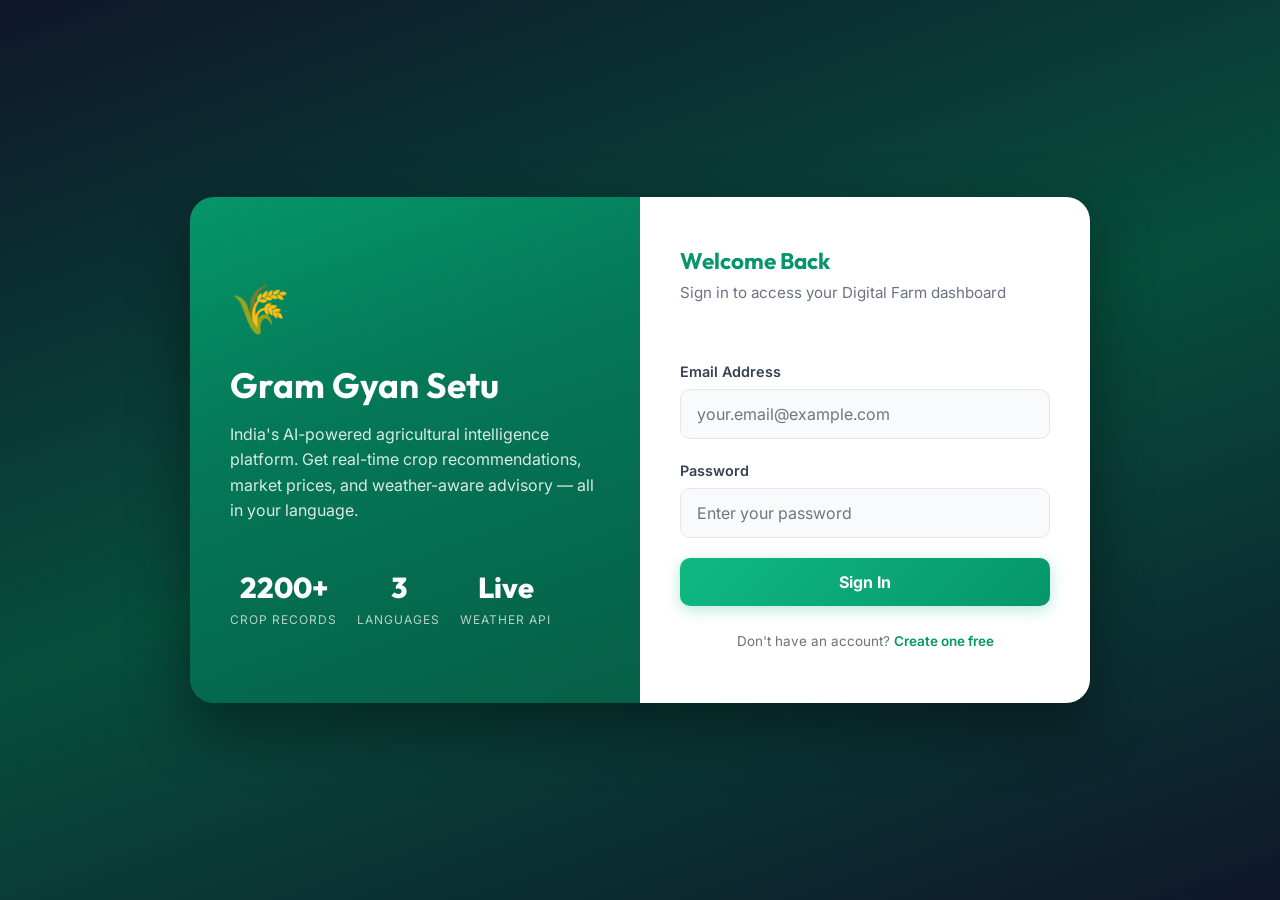
<file: static/index.html>
<!DOCTYPE html>
<html lang="en">
<head>
    <meta charset="UTF-8">
    <meta name="viewport" content="width=device-width, initial-scale=1.0">
    <title>Gram Gyan Setu — AI Agricultural Intelligence Platform</title>
    <meta name="description" content="Gram Gyan Setu: India's AI-powered agricultural platform with crop recommendations, market prices, weather advisory, and more — in your language.">
    <link rel="stylesheet" href="style.css">
</head>
<body>
    <!-- ═══ Top Header ═══ -->
    <header class="top-header">
        <span class="lang-label" data-i18n="langLabel">🌐 Language:</span>
        <select id="langToggle" class="lang-select">
            <option value="en">English</option>
            <option value="hi">हिंदी (Hindi)</option>
            <option value="mr">मराठी (Marathi)</option>
        </select>
    </header>

    <!-- ═══ Main Layout ═══ -->
    <div class="dashboard-layout">

        <!-- ── Sidebar Navigation ── -->
        <aside class="sidebar">
            <div>
                <div class="logo-section">
                    <h2>🌾 <span data-i18n="appName">Gram Gyan Setu</span> <span class="app-badge">AI</span></h2>
                </div>
                <ul class="nav-links" id="mainNav">
                    <li class="active" data-target="dashboard">
                        <span class="nav-icon">🏠</span>
                        <span data-i18n="navDashboard">Digital Farm View</span>
                    </li>
                    <li data-target="agri-advice">
                        <span class="nav-icon">📖</span>
                        <span data-i18n="navAdvisory">Smart Advisory</span>
                    </li>
                    <li data-target="pesticide">
                        <span class="nav-icon">🧪</span>
                        <span data-i18n="navPesticide">Pesticide Score</span>
                    </li>
                    <li data-target="vision">
                        <span class="nav-icon">📸</span>
                        <span>Crop Disease AI</span>
                    </li>
                    <li data-target="subsidy">
                        <span class="nav-icon">🏦</span>
                        <span>Govt. Subsidies</span>
                    </li>
                    <li data-target="livelihood">
                        <span class="nav-icon">💼</span>
                        <span data-i18n="navMarket">Marketplace</span>
                    </li>
                    <li data-target="education">
                        <span class="nav-icon">🎓</span>
                        <span data-i18n="navEducation">Education Hub</span>
                    </li>
                    <li data-target="profile">
                        <span class="nav-icon">👤</span>
                        <span data-i18n="navProfile">Profile</span>
                    </li>
                </ul>
            </div>
            <div class="sidebar-footer">
                <button class="btn btn-danger" id="logoutBtn" style="width:100%;" data-i18n="logout">Logout</button>
            </div>
        </aside>

        <!-- ══ Main Content ══ -->
        <main class="main-content">

            <!-- Hero Banner -->
            <div class="header-banner">
                <h1 id="welcomeUser">Welcome to Gram Gyan Setu</h1>
                <p data-i18n="welcomeSub">AI-powered agricultural intelligence for every farmer.</p>
                <div class="feature-badges">
                    <span class="feature-badge">🤖 ML Crop Engine</span>
                    <span class="feature-badge">🌤 Live Weather</span>
                    <span class="feature-badge">🎙 Voice Assistant</span>
                    <span class="feature-badge">📊 Market Data</span>
                    <span class="feature-badge">🌍 3 Languages</span>
                </div>
            </div>

            <!-- ═══ VIEW: Digital Farm Dashboard ═══ -->
            <div id="view-dashboard" class="content-view">
                <div class="map-view">
                    <div>
                        <h2 data-i18n="droneView">Digital Agriculture Drone View</h2>
                        <p data-i18n="droneSub"><strong>Crop:</strong> Wheat &nbsp;|&nbsp; <strong>Harvest:</strong> May 01, 2024</p>
                    </div>
                    <div class="plot-badge" data-i18n="plotArea">📍 Plot C4 (Needs Watering)</div>
                </div>

                <h2 class="section-title" data-i18n="overviewStats">
                    <span class="title-icon">📊</span> Overview Statistics
                </h2>
                <div class="widget-grid" id="farmStatsWidget">
                    <div class="widget">
                        <h3 data-i18n="statInsect">🐛 Insect Level</h3>
                        <div class="val" id="valInsect">--%</div>
                    </div>
                    <div class="widget">
                        <h3 data-i18n="statWater">💧 Soil Moisture</h3>
                        <div class="val" id="valWater">--%</div>
                    </div>
                    <div class="widget">
                        <h3 data-i18n="statClay">🪨 Clay Level</h3>
                        <div class="val" id="valClay">--%</div>
                    </div>
                    <div class="widget">
                        <h3 data-i18n="statWeather">🌤️ Weather</h3>
                        <div class="val" id="valWeather" style="font-size:1.4rem;margin-top:14px;">--</div>
                    </div>
                </div>

                <h2 class="section-title" data-i18n="todayPriority">
                    <span class="title-icon">⚡</span> Today's Insights
                </h2>
                <div id="insightsContainer"></div>

                <h2 class="section-title" style="margin-top:28px;">
                    <span class="title-icon">📰</span> Advisories
                </h2>
                <div class="grid-2" id="advisoryContainer"></div>
            </div>

            <!-- ═══ VIEW: Smart Advisory ═══ -->
            <div id="view-agri-advice" class="content-view hidden">
                <h2 class="section-title" data-i18n="advTitle">
                    <span class="title-icon">📖</span> Smart Agriculture Advisory
                </h2>
                <p style="color:var(--text-secondary);margin-bottom:20px;" data-i18n="advDesc">AI-powered advisory in your language. Type a question or use the voice assistant.</p>
                <div class="form-panel">
                    <div class="chat-area" id="aiResponseArea">
                        <div class="chat-msg chat-msg-ai">
                            <strong>Gram Gyan AI</strong>
                            <span data-i18n="aiWait">Ready to help! Ask me about crops, soil, weather, pests, fertilizers, or market prices.</span>
                        </div>
                    </div>
                    <form id="chatForm" class="chat-input-row">
                        <input type="text" id="chatInput" class="form-control" placeholder="Ask anything... (e.g., 'wheat market price', 'crop recommendation')" required>
                        <button type="submit" class="btn btn-primary">Ask AI</button>
                    </form>
                </div>
            </div>

            <!-- ═══ VIEW: Pesticide Score ═══ -->
            <div id="view-pesticide" class="content-view hidden">
                <h2 class="section-title" data-i18n="pestTitle">
                    <span class="title-icon">🧪</span> Pesticide Risk Scoring
                </h2>
                <div class="form-panel" style="max-width:600px;">
                    <form id="riskForm">
                        <div class="form-group">
                            <label data-i18n="pestName">Chemical / Pesticide Name</label>
                            <input type="text" id="chemName" class="form-control" required placeholder="e.g. Chlorpyrifos, Neem Oil">
                        </div>
                        <div class="form-group">
                            <label>Target Crop / Certification</label>
                            <select id="chemCrop" class="form-control" required>
                                <option value="General">General / Domestic Use</option>
                                <option value="Organic">Organic Farming</option>
                                <option value="Export">Export Quality</option>
                            </select>
                        </div>
                        <div class="form-group">
                            <label data-i18n="pestDose">Dosage (per Hectare in L/Kg)</label>
                            <input type="number" id="chemDosage" class="form-control" required step="0.1" placeholder="e.g. 2.5">
                        </div>
                        <button type="submit" class="btn btn-primary" style="width:100%;margin-top:8px;" data-i18n="pestBtn" id="riskSubmitBtn">Calculate Risk Score</button>
                    </form>
                    <div id="riskResult" class="risk-result hidden"></div>
                </div>
            </div>

            <!-- ═══ VIEW: Marketplace ═══ -->
            <div id="view-livelihood" class="content-view hidden">
                <h2 class="section-title" data-i18n="markTitle">
                    <span class="title-icon">💼</span> Agricultural Marketplace
                </h2>
                <div class="search-row">
                    <input type="text" id="marketSearchInput" class="form-control" placeholder="Search by crop, category...">
                    <button id="marketSearchBtn" class="btn btn-primary" data-i18n="markSearch">Search</button>
                    <button id="viewCartBtn" class="btn cart-btn">🛒 <span data-i18n="markCart">Cart</span> (<span id="cartCount">0</span>)</button>
                </div>
                <div class="grid-3" id="marketContainer"></div>

                <!-- Checkout -->
                <div id="checkoutArea" class="checkout-panel hidden">
                    <h3 data-i18n="checkTitle">Secure Checkout</h3>
                    <div id="cartSummary" style="margin:12px 0;font-weight:600;"></div>
                    <div class="form-group">
                        <label data-i18n="checkPay">Payment Method</label>
                        <select id="paymentMethod" class="form-control">
                            <option value="UPI">UPI Payment (GPay / PhonePe)</option>
                            <option value="COD">Cash on Delivery</option>
                        </select>
                    </div>
                    <button id="placeOrderBtn" class="btn btn-primary" style="width:100%;" data-i18n="checkBtn">Place Order</button>
                </div>
            </div>

            <!-- ═══ VIEW: Education Hub ═══ -->
            <div id="view-education" class="content-view hidden">
                <h2 class="section-title" data-i18n="eduTitle">
                    <span class="title-icon">🎓</span> Education Hub
                </h2>
                <p style="color:var(--text-secondary);margin-bottom:20px;" data-i18n="eduSub">Curated learning paths for agriculture, finance, and crop management.</p>
                <div class="search-row">
                    <input type="text" id="eduSearchInput" class="form-control" placeholder="Search lessons...">
                    <select id="eduCategoryFilter" class="form-control" style="max-width:200px;">
                        <option value="All">All Categories</option>
                        <option value="Irrigation">Irrigation</option>
                        <option value="Finance">Finance</option>
                        <option value="Crop Care">Crop Care</option>
                        <option value="Soil Health">Soil Health</option>
                        <option value="Government Schemes">Govt. Schemes</option>
                        <option value="Pest Management">Pest Management</option>
                        <option value="Planning">Planning</option>
                    </select>
                    <button id="eduSearchBtn" class="btn btn-primary" data-i18n="eduSearch">Search</button>
                </div>
                <div class="grid-3" id="educationContainer"></div>
            </div>

            <!-- ═══ VIEW: Crop Disease AI ═══ -->
            <div id="view-vision" class="content-view hidden">
                <h2 class="section-title" data-i18n="visionTitle">
                    <span class="title-icon">📸</span> Crop Disease AI Scanner
                </h2>
                <div class="form-panel" style="text-align:center;max-width:600px;margin:0 auto;">
                    <p style="color:var(--text-secondary);margin-bottom:24px;">Upload a leaf image for AI-powered disease detection.</p>
                    <div class="scanner-box" id="scannerBox" onclick="document.getElementById('actualImageInput').click()">
                        <span class="scanner-label" id="scannerText">📸 Tap to Upload Image</span>
                        <img id="scanPreview" src="" class="hidden" alt="Scan Preview">
                        <div id="scannerLine" class="scanner-line hidden"></div>
                    </div>
                    <input type="file" id="actualImageInput" accept="image/*" capture="environment" class="hidden">
                    <button class="btn btn-primary" id="runScanBtn" style="margin-top:20px;width:100%;max-width:480px;" disabled>Run Deep Learning Scan</button>
                    <div id="scanResult" class="scan-result hidden"></div>
                </div>
            </div>

            <!-- ═══ VIEW: Subsidies ═══ -->
            <div id="view-subsidy" class="content-view hidden">
                <h2 class="section-title" data-i18n="subTitle">
                    <span class="title-icon">🏦</span> Govt. Subsidy Eligibility
                </h2>
                <div class="form-panel" style="max-width:600px;">
                    <form id="subsidyForm">
                        <div class="form-group">
                            <label>Farm Land Size (Hectares)</label>
                            <input type="number" id="landArea" class="form-control" step="0.1" required placeholder="e.g. 1.5">
                        </div>
                        <div class="form-group">
                            <label>Farmer Gender</label>
                            <select id="farmGender" class="form-control" required>
                                <option value="Male">Male</option>
                                <option value="Female">Female</option>
                            </select>
                        </div>
                        <div class="form-group">
                            <label>Social Category</label>
                            <select id="farmSocialCategory" class="form-control" required>
                                <option value="General">General / OBC</option>
                                <option value="SC">SC</option>
                                <option value="ST">ST</option>
                            </select>
                        </div>
                        <div class="form-group">
                            <label>State / Region</label>
                            <select id="farmState" class="form-control" required>
                                <option value="Maharashtra">Maharashtra</option>
                                <option value="Punjab">Punjab</option>
                                <option value="Gujarat">Gujarat</option>
                                <option value="Madhya Pradesh">Madhya Pradesh</option>
                                <option value="Other">Other</option>
                            </select>
                        </div>
                        <button type="submit" class="btn btn-primary" style="width:100%;margin-top:8px;" id="subsidySubmitBtn">Evaluate Eligibility</button>
                    </form>
                    <div id="subsidyResult" class="hidden" style="margin-top:24px;display:grid;gap:12px;"></div>
                </div>
            </div>

            <!-- ═══ VIEW: Profile ═══ -->
            <div id="view-profile" class="content-view hidden">
                <h2 class="section-title" data-i18n="profTitle">
                    <span class="title-icon">👤</span> User Profile
                </h2>
                <div class="form-panel" style="text-align:center;max-width:480px;margin:0 auto;">
                    <div class="profile-avatar">👤</div>
                    <h3 id="profileName" style="margin-bottom:4px;">User Name</h3>
                    <p style="color:var(--text-muted);font-size:0.85rem;" data-i18n="profStatus">Small / Marginal Farmer</p>
                    <div class="profile-wallet">
                        <div class="wallet-label">Wallet Balance</div>
                        <div class="wallet-amount" id="profBal">₹1250</div>
                    </div>
                    <button class="btn btn-primary" style="width:100%;margin-bottom:10px;" data-i18n="profBtn">Add UPI Payment</button>
                    <button class="btn btn-outline" style="width:100%;" onclick="alert('Digital KYC verified by e-Pramaan.')">View Digital KYC</button>
                </div>
            </div>

            <!-- Voice FAB -->
            <button class="fab-voice" id="voiceBtn" title="Tap to Speak">🎙️</button>

            <!-- Global Chat FAB -->
            <button class="fab-chat" id="globalChatBtn" title="Text Assistant">💬</button>
            <div id="globalChatWidget" class="global-chat hidden">
                <div class="chat-header">
                    <span>🌾 Gram Gyan AI</span>
                    <button id="closeGlobalChat">✕</button>
                </div>
                <div class="chat-body" id="globalChatBody">
                    <div class="chat-msg chat-msg-ai">
                        <strong>Gram Gyan AI</strong>
                        Hello! I'm your assistant. Ask me about crops, weather, market prices, or any farming query.
                    </div>
                </div>
                <div class="chat-footer">
                    <form id="globalChatForm" class="chat-input-row">
                        <input type="text" id="globalChatInput" class="form-control" placeholder="Ask something..." required>
                        <button type="submit" class="btn btn-primary">Send</button>
                    </form>
                </div>
            </div>

        </main>
    </div>

    <!-- ═══ Siri Voice Overlay ═══ -->
    <div id="siriOverlay" class="siri-overlay hidden">
        <button id="siriDismissBtn" class="siri-dismiss">✕ Dismiss</button>
        <div style="text-align:center;max-width:540px;padding:0 20px;">
            <div class="siri-status" id="siriStatus" style="color:rgba(255,255,255,0.5);margin-bottom:12px;">● LISTENING</div>
            <div class="siri-text" id="siriText">Speak now...</div>
            <div id="siriTranscript" style="color:rgba(255,255,255,0.6);font-size:1rem;margin-top:16px;min-height:28px;font-family:'Inter',sans-serif;"></div>
        </div>
        <div class="siri-orb"></div>
        <div style="color:rgba(255,255,255,0.3);font-size:0.75rem;font-family:'Inter',sans-serif;margin-top:32px;letter-spacing:0.5px;">Powered by Gram Gyan Setu AI Engine</div>
    </div>

    <!-- ═══ Video Player Modal ═══ -->
    <div id="videoModal" class="hidden" style="position:fixed;top:0;left:0;width:100%;height:100%;background:rgba(0,0,0,0.92);z-index:1000;display:flex;align-items:center;justify-content:center;flex-direction:column;">
        <button id="closeVideoBtn" style="position:absolute;top:20px;right:28px;background:none;border:none;color:white;font-size:2rem;cursor:pointer;">✕</button>
        <h2 id="videoTitle" style="color:white;font-family:'Outfit',sans-serif;margin-bottom:16px;text-align:center;font-size:1.3rem;">Module Title</h2>
        <div style="width:88%;max-width:860px;aspect-ratio:16/9;background:#000;border-radius:12px;overflow:hidden;">
            <iframe id="youtubeFrame" width="100%" height="100%" src="" frameborder="0" allow="accelerometer; autoplay; clipboard-write; encrypted-media; gyroscope; picture-in-picture" allowfullscreen></iframe>
        </div>
    </div>

    <script src="translations.js?v=8.0"></script>
    <script src="app.js?v=8.0"></script>
</body>
</html>
</file>
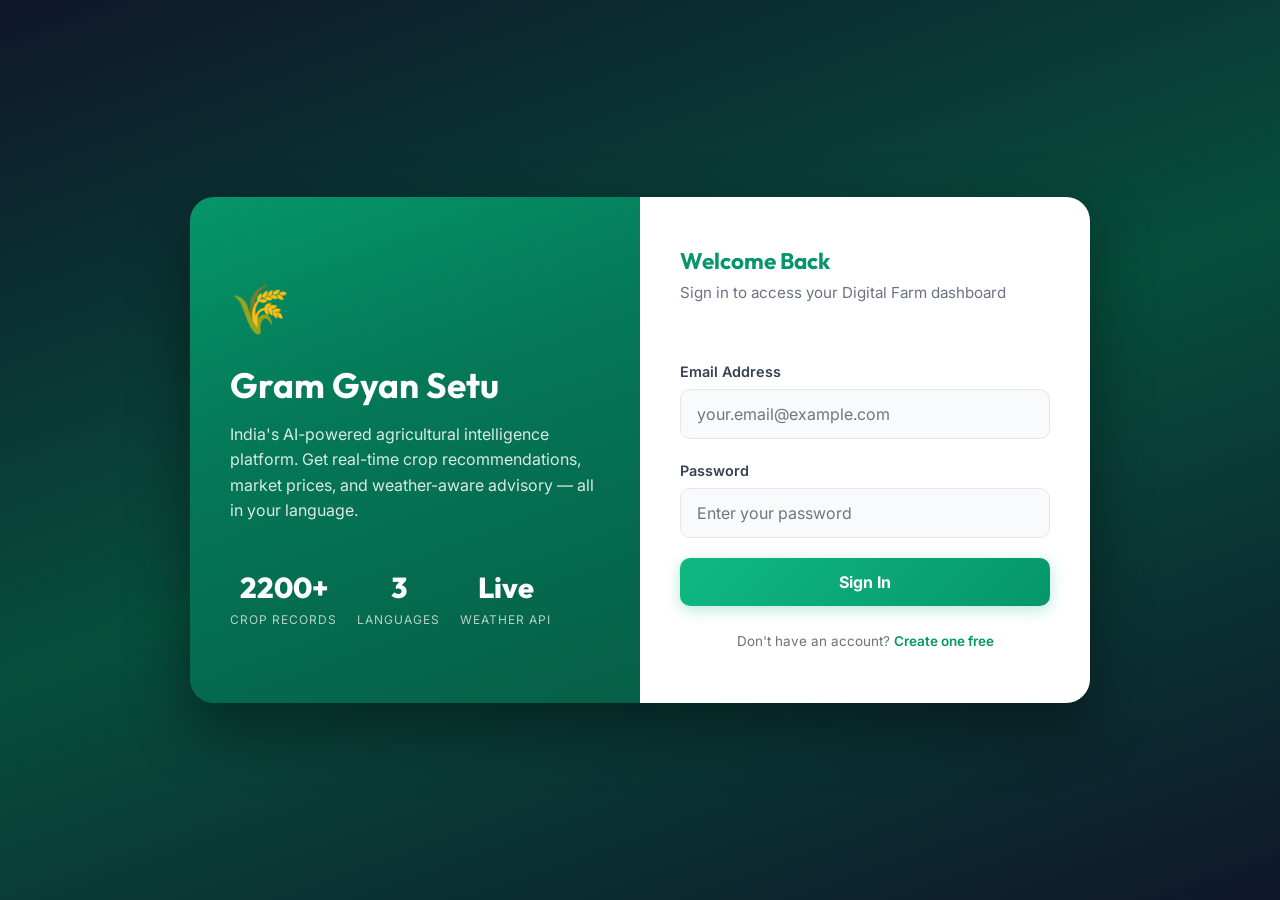
<file: static/login.html>
<!DOCTYPE html>
<html lang="en">
<head>
    <meta charset="UTF-8">
    <meta name="viewport" content="width=device-width, initial-scale=1.0">
    <title>Login - Gram Gyan Setu | AI-Powered Agriculture Platform</title>
    <meta name="description" content="Sign in to Gram Gyan Setu - India's AI-powered agricultural intelligence platform for farmers.">
    <link href="https://fonts.googleapis.com/css2?family=Inter:wght@300;400;500;600;700&family=Outfit:wght@400;500;600;700;800&display=swap" rel="stylesheet">
    <link rel="stylesheet" href="style.css">
    <style>
        body { 
            background: linear-gradient(160deg, #0f172a 0%, #064e3b 50%, #0f172a 100%);
            min-height: 100vh;
            display: flex; align-items: center; justify-content: center;
        }
        .login-wrapper {
            display: flex; gap: 0; max-width: 900px; width: 95%;
            border-radius: 24px; overflow: hidden;
            box-shadow: 0 25px 60px rgba(0,0,0,0.4);
        }
        .login-hero {
            flex: 1; padding: 50px 40px;
            background: linear-gradient(160deg, #059669 0%, #047857 40%, #065f46 100%);
            color: white; display: flex; flex-direction: column; justify-content: center;
        }
        .login-hero h1 { color: white; font-size: 2.2rem; margin: 0 0 15px; font-family: 'Outfit', sans-serif; }
        .login-hero p { opacity: 0.85; font-size: 1rem; line-height: 1.6; margin: 0 0 30px; }
        .login-hero .stat-row { display: flex; gap: 20px; margin-top: 10px; }
        .login-hero .stat { text-align: center; }
        .login-hero .stat .num { font-size: 1.8rem; font-weight: 800; font-family: 'Outfit'; }
        .login-hero .stat .label { font-size: 0.75rem; opacity: 0.7; text-transform: uppercase; letter-spacing: 1px; }
        .login-form-side {
            flex: 1; padding: 50px 40px;
            background: white; display: flex; flex-direction: column; justify-content: center;
        }
        .login-form-side h2 { margin: 0 0 5px; font-family: 'Outfit', sans-serif; color: #059669; }
        .login-form-side .subtitle { color: #6b7280; margin: 0 0 30px; font-size: 0.95rem; }
        .input-group { margin-bottom: 20px; }
        .input-group label { display: block; font-weight: 600; color: #374151; margin-bottom: 6px; font-size: 0.9rem; }
        .input-group input {
            width: 100%; padding: 14px 16px; border: 1.5px solid #e5e7eb; border-radius: 10px;
            font-size: 1rem; background: #f9fafb; transition: all 0.2s; box-sizing: border-box;
            font-family: 'Inter', sans-serif;
        }
        .input-group input:focus { border-color: #10b981; box-shadow: 0 0 0 4px rgba(16,185,129,0.1); outline: none; background: #fff; }
        .error-msg { color: #ef4444; font-size: 0.9em; min-height: 20px; margin-bottom: 5px; font-weight: 500; }
        .login-btn { 
            width: 100%; padding: 14px; border: none; border-radius: 10px; font-size: 1rem; font-weight: 700;
            background: linear-gradient(135deg, #10b981, #059669); color: white; cursor: pointer;
            transition: all 0.3s; font-family: 'Inter', sans-serif;
            box-shadow: 0 4px 15px rgba(16,185,129,0.3);
        }
        .login-btn:hover { transform: translateY(-2px); box-shadow: 0 8px 25px rgba(16,185,129,0.4); }
        .login-btn:active { transform: scale(0.98); }
        .login-btn:disabled { opacity: 0.6; cursor: not-allowed; transform: none; }
        .footer-link { text-align: center; margin-top: 25px; font-size: 0.9em; color: #6b7280; }
        .footer-link a { color: #059669; font-weight: 600; text-decoration: none; }
        .footer-link a:hover { text-decoration: underline; }
        @media (max-width: 768px) {
            .login-hero { display: none; }
            .login-wrapper { max-width: 420px; }
        }
    </style>
</head>
<body>
    <div class="login-wrapper fade-in">
        <div class="login-hero">
            <div style="font-size: 3rem; margin-bottom: 15px;">🌾</div>
            <h1>Gram Gyan Setu</h1>
            <p>India's AI-powered agricultural intelligence platform. Get real-time crop recommendations, market prices, and weather-aware advisory — all in your language.</p>
            <div class="stat-row">
                <div class="stat"><div class="num">2200+</div><div class="label">Crop Records</div></div>
                <div class="stat"><div class="num">3</div><div class="label">Languages</div></div>
                <div class="stat"><div class="num">Live</div><div class="label">Weather API</div></div>
            </div>
        </div>
        <div class="login-form-side">
            <h2>Welcome Back</h2>
            <p class="subtitle">Sign in to access your Digital Farm dashboard</p>
            
            <div id="errorMsg" class="error-msg"></div>
            
            <form id="loginForm">
                <div class="input-group">
                    <label for="email">Email Address</label>
                    <input type="email" id="email" required placeholder="your.email@example.com" autocomplete="email">
                </div>
                <div class="input-group">
                    <label for="password">Password</label>
                    <input type="password" id="password" required placeholder="Enter your password" autocomplete="current-password">
                </div>
                <button type="submit" class="login-btn" id="loginBtn">Sign In</button>
            </form>
            
            <p class="footer-link">Don't have an account? <a href="register.html">Create one free</a></p>
        </div>
    </div>

    <script>
        document.getElementById('loginForm').addEventListener('submit', async (e) => {
            e.preventDefault();
            const btn = document.getElementById('loginBtn');
            const email = document.getElementById('email').value;
            const password = document.getElementById('password').value;
            const errorMsg = document.getElementById('errorMsg');
            
            btn.disabled = true;
            btn.textContent = 'Signing in...';
            errorMsg.textContent = '';
            
            try {
                const response = await fetch('/api/login', {
                    method: 'POST',
                    headers: { 'Content-Type': 'application/json' },
                    body: JSON.stringify({ email, password })
                });
                
                const data = await response.json();
                
                if (response.ok) {
                    localStorage.setItem('user_id', data.user_id);
                    localStorage.setItem('user_name', data.name);
                    btn.textContent = '✓ Success! Redirecting...';
                    setTimeout(() => { window.location.href = 'index.html'; }, 400);
                } else {
                    errorMsg.textContent = data.detail || 'Invalid credentials. Please try again.';
                    btn.disabled = false;
                    btn.textContent = 'Sign In';
                }
            } catch (err) {
                errorMsg.textContent = 'Unable to connect to server. Please check your connection.';
                btn.disabled = false;
                btn.textContent = 'Sign In';
            }
        });
    </script>
</body>
</html>
</file>
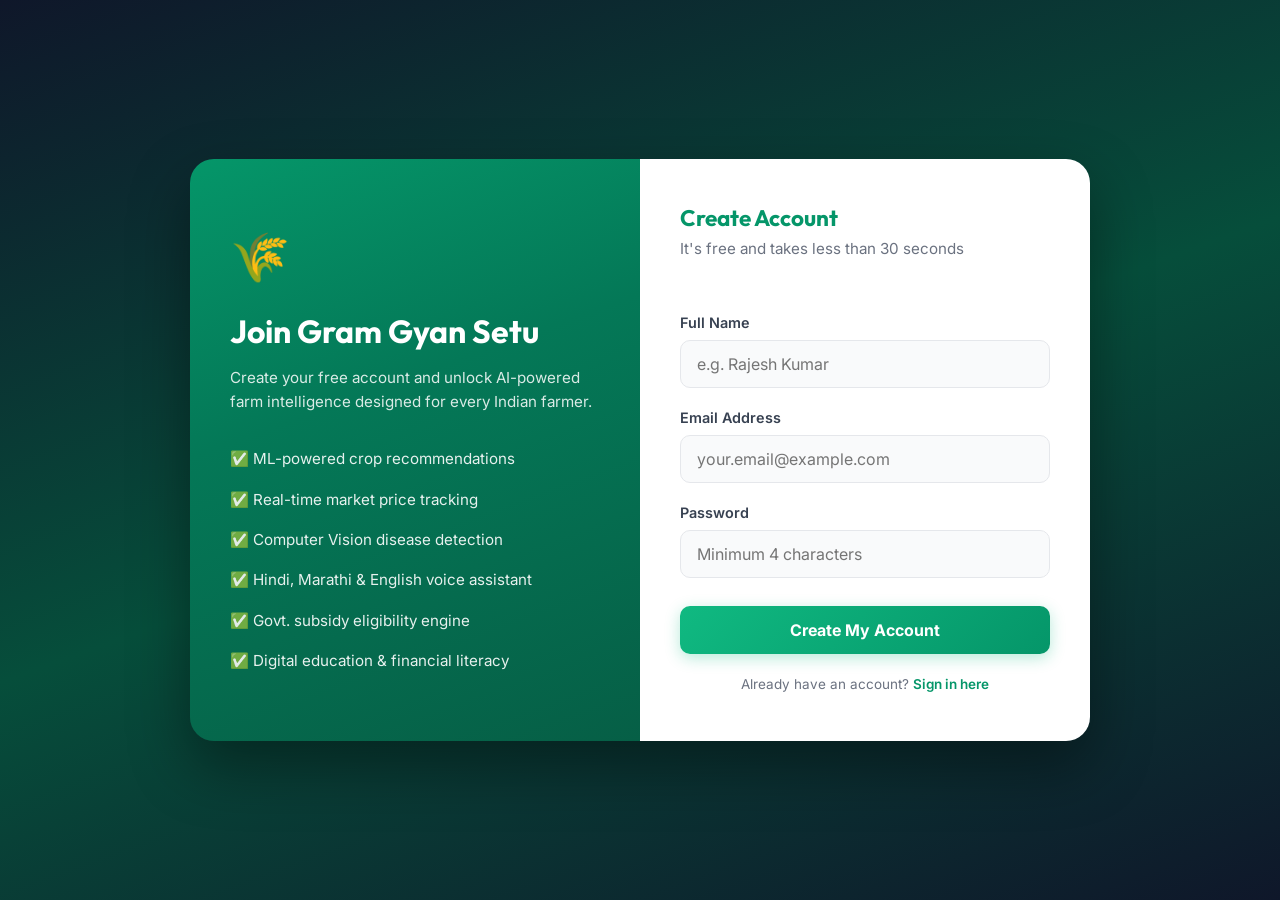
<file: static/register.html>
<!DOCTYPE html>
<html lang="en">
<head>
    <meta charset="UTF-8">
    <meta name="viewport" content="width=device-width, initial-scale=1.0">
    <title>Register - Gram Gyan Setu | Join the Smart Farming Revolution</title>
    <meta name="description" content="Create your free account on Gram Gyan Setu - AI-powered agriculture intelligence for Indian farmers.">
    <link href="https://fonts.googleapis.com/css2?family=Inter:wght@300;400;500;600;700&family=Outfit:wght@400;500;600;700;800&display=swap" rel="stylesheet">
    <link rel="stylesheet" href="style.css">
    <style>
        body { 
            background: linear-gradient(160deg, #0f172a 0%, #064e3b 50%, #0f172a 100%);
            min-height: 100vh;
            display: flex; align-items: center; justify-content: center;
        }
        .register-wrapper {
            display: flex; gap: 0; max-width: 900px; width: 95%;
            border-radius: 24px; overflow: hidden;
            box-shadow: 0 25px 60px rgba(0,0,0,0.4);
        }
        .register-hero {
            flex: 1; padding: 50px 40px;
            background: linear-gradient(160deg, #059669 0%, #047857 40%, #065f46 100%);
            color: white; display: flex; flex-direction: column; justify-content: center;
        }
        .register-hero h1 { color: white; font-size: 2rem; margin: 0 0 15px; font-family: 'Outfit', sans-serif; }
        .register-hero p { opacity: 0.85; font-size: 0.95rem; line-height: 1.6; margin: 0 0 25px; }
        .feature-list { list-style: none; padding: 0; margin: 0; }
        .feature-list li { padding: 8px 0; font-size: 0.95rem; opacity: 0.9; display: flex; align-items: center; gap: 10px; }
        .register-form-side {
            flex: 1; padding: 45px 40px;
            background: white; display: flex; flex-direction: column; justify-content: center;
        }
        .register-form-side h2 { margin: 0 0 5px; font-family: 'Outfit', sans-serif; color: #059669; }
        .register-form-side .subtitle { color: #6b7280; margin: 0 0 25px; font-size: 0.95rem; }
        .input-group { margin-bottom: 18px; }
        .input-group label { display: block; font-weight: 600; color: #374151; margin-bottom: 6px; font-size: 0.9rem; }
        .input-group input {
            width: 100%; padding: 13px 16px; border: 1.5px solid #e5e7eb; border-radius: 10px;
            font-size: 1rem; background: #f9fafb; transition: all 0.2s; box-sizing: border-box;
            font-family: 'Inter', sans-serif;
        }
        .input-group input:focus { border-color: #10b981; box-shadow: 0 0 0 4px rgba(16,185,129,0.1); outline: none; background: #fff; }
        .error-msg { color: #ef4444; font-size: 0.9em; min-height: 20px; margin-bottom: 5px; font-weight: 500; }
        .register-btn { 
            width: 100%; padding: 14px; border: none; border-radius: 10px; font-size: 1rem; font-weight: 700;
            background: linear-gradient(135deg, #10b981, #059669); color: white; cursor: pointer;
            transition: all 0.3s; font-family: 'Inter', sans-serif;
            box-shadow: 0 4px 15px rgba(16,185,129,0.3);
        }
        .register-btn:hover { transform: translateY(-2px); box-shadow: 0 8px 25px rgba(16,185,129,0.4); }
        .register-btn:active { transform: scale(0.98); }
        .register-btn:disabled { opacity: 0.6; cursor: not-allowed; transform: none; }
        .footer-link { text-align: center; margin-top: 20px; font-size: 0.9em; color: #6b7280; }
        .footer-link a { color: #059669; font-weight: 600; text-decoration: none; }
        .footer-link a:hover { text-decoration: underline; }
        .pw-strength { height: 4px; border-radius: 2px; margin-top: 6px; transition: all 0.3s; }
        @media (max-width: 768px) {
            .register-hero { display: none; }
            .register-wrapper { max-width: 420px; }
        }
    </style>
</head>
<body>
    <div class="register-wrapper fade-in">
        <div class="register-hero">
            <div style="font-size: 3rem; margin-bottom: 15px;">🌾</div>
            <h1>Join Gram Gyan Setu</h1>
            <p>Create your free account and unlock AI-powered farm intelligence designed for every Indian farmer.</p>
            <ul class="feature-list">
                <li>✅ ML-powered crop recommendations</li>
                <li>✅ Real-time market price tracking</li>
                <li>✅ Computer Vision disease detection</li>
                <li>✅ Hindi, Marathi & English voice assistant</li>
                <li>✅ Govt. subsidy eligibility engine</li>
                <li>✅ Digital education & financial literacy</li>
            </ul>
        </div>
        <div class="register-form-side">
            <h2>Create Account</h2>
            <p class="subtitle">It's free and takes less than 30 seconds</p>
            
            <div id="errorMsg" class="error-msg"></div>
            
            <form id="registerForm">
                <div class="input-group">
                    <label for="name">Full Name</label>
                    <input type="text" id="name" required placeholder="e.g. Rajesh Kumar" autocomplete="name">
                </div>
                <div class="input-group">
                    <label for="email">Email Address</label>
                    <input type="email" id="email" required placeholder="your.email@example.com" autocomplete="email">
                </div>
                <div class="input-group">
                    <label for="password">Password</label>
                    <input type="password" id="password" required placeholder="Minimum 4 characters" autocomplete="new-password" minlength="4">
                    <div class="pw-strength" id="pwStrength"></div>
                </div>
                <button type="submit" class="register-btn" id="registerBtn">Create My Account</button>
            </form>
            
            <p class="footer-link">Already have an account? <a href="login.html">Sign in here</a></p>
        </div>
    </div>

    <script>
        // Password strength indicator
        document.getElementById('password').addEventListener('input', (e) => {
            const bar = document.getElementById('pwStrength');
            const len = e.target.value.length;
            if (len === 0) { bar.style.width = '0'; bar.style.background = 'transparent'; }
            else if (len < 4) { bar.style.width = '33%'; bar.style.background = '#ef4444'; }
            else if (len < 8) { bar.style.width = '66%'; bar.style.background = '#f59e0b'; }
            else { bar.style.width = '100%'; bar.style.background = '#10b981'; }
        });

        document.getElementById('registerForm').addEventListener('submit', async (e) => {
            e.preventDefault();
            const btn = document.getElementById('registerBtn');
            const email = document.getElementById('email').value;
            const password = document.getElementById('password').value;
            const name = document.getElementById('name').value;
            const errorMsg = document.getElementById('errorMsg');
            
            btn.disabled = true;
            btn.textContent = 'Creating account...';
            errorMsg.textContent = '';
            
            try {
                const response = await fetch('/api/register', {
                    method: 'POST',
                    headers: { 'Content-Type': 'application/json' },
                    body: JSON.stringify({ email, password, name })
                });
                
                const data = await response.json();
                
                if (response.ok) {
                    localStorage.setItem('user_id', data.user_id);
                    localStorage.setItem('user_name', data.name);
                    btn.textContent = '✓ Account Created! Redirecting...';
                    setTimeout(() => { window.location.href = 'index.html'; }, 500);
                } else {
                    errorMsg.textContent = data.detail || 'Registration failed. Please try a different email.';
                    btn.disabled = false;
                    btn.textContent = 'Create My Account';
                }
            } catch (err) {
                errorMsg.textContent = 'Unable to connect to server. Please check your connection.';
                btn.disabled = false;
                btn.textContent = 'Create My Account';
            }
        });
    </script>
</body>
</html>
</file>
<file: static/style.css>
/* ==========================================
   GRAM GYAN SETU — PREMIUM DESIGN SYSTEM
========================================== */

@import url('https://fonts.googleapis.com/css2?family=Inter:wght@300;400;500;600;700&family=Outfit:wght@400;500;600;700;800&display=swap');

:root {
    --primary: #10b981;
    --primary-dark: #059669;
    --primary-light: #d1fae5;
    --primary-glow: rgba(16, 185, 129, 0.15);
    --secondary: #3b82f6;
    --secondary-dark: #2563eb;
    --accent: #f59e0b;
    --accent-dark: #d97706;
    --danger: #ef4444;
    --danger-light: #fee2e2;
    --bg-body: #f0fdf4;
    --bg-sidebar: #ffffff;
    --bg-card: #ffffff;
    --text-main: #111827;
    --text-secondary: #4b5563;
    --text-muted: #9ca3af;
    --border-light: #e5e7eb;
    --border-card: rgba(16, 185, 129, 0.08);
    --shadow-sm: 0 1px 3px rgba(0,0,0,0.04);
    --shadow-md: 0 4px 16px rgba(0,0,0,0.06);
    --shadow-lg: 0 12px 40px rgba(0,0,0,0.08);
    --shadow-glow: 0 8px 30px rgba(16, 185, 129, 0.15);
    --radius-full: 9999px;
    --radius-xl: 20px;
    --radius-lg: 16px;
    --radius-md: 12px;
    --radius-sm: 8px;
    --transition: all 0.25s cubic-bezier(0.4, 0, 0.2, 1);
}

/* ─── Reset & Base ─── */
*, *::before, *::after { box-sizing: border-box; margin: 0; padding: 0; }

html { scroll-behavior: smooth; }

body {
    font-family: 'Inter', -apple-system, BlinkMacSystemFont, sans-serif;
    background: var(--bg-body);
    color: var(--text-main);
    min-height: 100vh;
    font-size: 15px;
    -webkit-font-smoothing: antialiased;
    -moz-osx-font-smoothing: grayscale;
    line-height: 1.6;
}

h1, h2, h3, h4, h5, h6 {
    font-family: 'Outfit', sans-serif;
    font-weight: 700;
    line-height: 1.25;
    color: var(--text-main);
}

a { color: var(--primary-dark); text-decoration: none; }
img { max-width: 100%; height: auto; }

/* ─── Top Header Bar ─── */
.top-header {
    background: #ffffff;
    border-bottom: 1px solid var(--border-light);
    padding: 10px 28px;
    display: flex;
    justify-content: flex-end;
    align-items: center;
    gap: 14px;
    position: sticky;
    top: 0;
    z-index: 50;
}

.lang-label {
    font-weight: 600;
    color: var(--text-secondary);
    font-size: 0.85rem;
    display: flex;
    align-items: center;
    gap: 6px;
}

.lang-select {
    padding: 7px 14px;
    border-radius: var(--radius-sm);
    border: 1px solid var(--border-light);
    background: #f9fafb;
    font-family: 'Inter', sans-serif;
    font-weight: 500;
    font-size: 0.85rem;
    color: var(--text-main);
    outline: none;
    cursor: pointer;
    transition: var(--transition);
}
.lang-select:focus { border-color: var(--primary); box-shadow: 0 0 0 3px var(--primary-glow); }

/* ─── Layout ─── */
.dashboard-layout {
    display: flex;
    min-height: calc(100vh - 46px);
}

/* ─── Sidebar ─── */
.sidebar {
    width: 260px;
    background: var(--bg-sidebar);
    border-right: 1px solid var(--border-light);
    padding: 28px 16px 20px;
    display: flex;
    flex-direction: column;
    justify-content: space-between;
    position: sticky;
    top: 46px;
    height: calc(100vh - 46px);
    overflow-y: auto;
    z-index: 10;
}

.logo-section {
    padding: 0 8px;
    margin-bottom: 32px;
}

.logo-section h2 {
    color: var(--primary-dark);
    font-size: 1.35rem;
    font-weight: 800;
    display: flex;
    align-items: center;
    gap: 10px;
    letter-spacing: -0.3px;
}

.logo-section .app-badge {
    font-size: 0.6rem;
    background: var(--primary-light);
    color: var(--primary-dark);
    padding: 2px 8px;
    border-radius: var(--radius-full);
    font-weight: 700;
    letter-spacing: 0.5px;
    text-transform: uppercase;
    margin-left: 4px;
}

.nav-links {
    list-style: none;
    display: flex;
    flex-direction: column;
    gap: 4px;
}

.nav-links li {
    padding: 11px 16px;
    border-radius: var(--radius-sm);
    cursor: pointer;
    font-size: 0.9rem;
    font-weight: 500;
    color: var(--text-secondary);
    transition: var(--transition);
    display: flex;
    align-items: center;
    gap: 10px;
    position: relative;
}

.nav-links li .nav-icon {
    width: 20px;
    text-align: center;
    font-size: 1.05rem;
}

.nav-links li:hover {
    background: #f3f4f6;
    color: var(--text-main);
}

.nav-links li.active {
    background: var(--primary-light);
    color: var(--primary-dark);
    font-weight: 600;
}

.nav-links li.active::before {
    content: '';
    position: absolute;
    left: 0;
    top: 6px;
    bottom: 6px;
    width: 3px;
    background: var(--primary);
    border-radius: 0 2px 2px 0;
}

.sidebar-footer {
    padding: 12px 0 0;
    border-top: 1px solid var(--border-light);
    margin-top: 16px;
}

/* ─── Buttons ─── */
.btn {
    padding: 10px 20px;
    border-radius: var(--radius-sm);
    border: none;
    font-family: 'Inter', sans-serif;
    font-weight: 600;
    font-size: 0.88rem;
    cursor: pointer;
    transition: var(--transition);
    display: inline-flex;
    align-items: center;
    justify-content: center;
    gap: 8px;
    line-height: 1.4;
}
.btn:active { transform: scale(0.97); }
.btn:disabled { opacity: 0.55; cursor: not-allowed; transform: none; }

.btn-primary {
    background: var(--primary);
    color: white;
    box-shadow: 0 2px 8px rgba(16, 185, 129, 0.25);
}
.btn-primary:hover:not(:disabled) {
    background: var(--primary-dark);
    box-shadow: 0 4px 16px rgba(16, 185, 129, 0.3);
    transform: translateY(-1px);
}

.btn-danger {
    background: var(--danger);
    color: white;
    box-shadow: 0 2px 8px rgba(239, 68, 68, 0.2);
}
.btn-danger:hover:not(:disabled) {
    background: #dc2626;
}

.btn-outline {
    background: transparent;
    border: 1.5px solid var(--border-light);
    color: var(--text-secondary);
}
.btn-outline:hover { border-color: var(--primary); color: var(--primary-dark); background: var(--primary-glow); }

.btn-icon {
    width: 40px; height: 40px;
    padding: 0;
    border-radius: var(--radius-md);
    display: inline-flex;
    align-items: center;
    justify-content: center;
    font-size: 1.1rem;
}

/* ─── Main Content ─── */
.main-content {
    flex: 1;
    padding: 32px 36px;
    overflow-y: auto;
    position: relative;
    max-height: calc(100vh - 46px);
}
.main-content::-webkit-scrollbar { width: 6px; }
.main-content::-webkit-scrollbar-track { background: transparent; }
.main-content::-webkit-scrollbar-thumb { background: #d1d5db; border-radius: 10px; }

/* ─── Hero Banner ─── */
.header-banner {
    margin-bottom: 32px;
    padding: 36px 40px;
    background: linear-gradient(135deg, #059669 0%, #10b981 50%, #34d399 100%);
    border-radius: var(--radius-xl);
    color: white;
    position: relative;
    overflow: hidden;
}
.header-banner::before {
    content: '';
    position: absolute;
    top: -60%;
    right: -15%;
    width: 50%;
    height: 220%;
    background: rgba(255,255,255,0.08);
    transform: rotate(25deg);
    pointer-events: none;
}
.header-banner::after {
    content: '';
    position: absolute;
    bottom: -40%;
    left: -10%;
    width: 35%;
    height: 180%;
    background: rgba(255,255,255,0.05);
    transform: rotate(-15deg);
    pointer-events: none;
}
.header-banner h1 {
    color: white;
    font-size: 2rem;
    margin: 0 0 8px;
    font-weight: 800;
    position: relative;
    z-index: 1;
}
.header-banner p {
    font-size: 1rem;
    opacity: 0.9;
    margin: 0;
    font-weight: 400;
    position: relative;
    z-index: 1;
}

/* ─── Feature Badges Row ─── */
.feature-badges {
    display: flex;
    gap: 10px;
    flex-wrap: wrap;
    margin-top: 20px;
    position: relative;
    z-index: 1;
}
.feature-badge {
    background: rgba(255,255,255,0.18);
    backdrop-filter: blur(6px);
    padding: 6px 16px;
    border-radius: var(--radius-full);
    font-size: 0.78rem;
    font-weight: 600;
    color: white;
    border: 1px solid rgba(255,255,255,0.2);
    letter-spacing: 0.3px;
}

/* ─── Section Titles ─── */
.section-title {
    font-size: 1.15rem;
    font-weight: 700;
    color: var(--text-main);
    margin-bottom: 18px;
    display: flex;
    align-items: center;
    gap: 8px;
}
.section-title .title-icon {
    width: 28px;
    height: 28px;
    background: var(--primary-light);
    color: var(--primary-dark);
    border-radius: var(--radius-sm);
    display: inline-flex;
    align-items: center;
    justify-content: center;
    font-size: 0.85rem;
}

/* ─── Map View (Drone) ─── */
.map-view {
    background: linear-gradient(135deg, #1e293b 0%, #0f172a 100%);
    padding: 28px;
    border-radius: var(--radius-lg);
    margin-bottom: 32px;
    display: flex;
    justify-content: space-between;
    align-items: flex-start;
    gap: 20px;
    flex-wrap: wrap;
}
.map-view h2 { color: #f1f5f9; font-size: 1.25rem; margin: 0 0 6px; }
.map-view p { color: #94a3b8; margin: 0; font-size: 0.9rem; }

.map-view .plot-badge {
    background: rgba(255,255,255,0.1);
    color: #e2e8f0;
    padding: 10px 20px;
    border-radius: var(--radius-sm);
    font-weight: 600;
    font-size: 0.9rem;
    border: 1px solid rgba(255,255,255,0.08);
    backdrop-filter: blur(4px);
}

/* ─── Stat Widgets Grid ─── */
.widget-grid {
    display: grid;
    grid-template-columns: repeat(auto-fit, minmax(200px, 1fr));
    gap: 16px;
    margin-bottom: 32px;
}

.widget {
    background: var(--bg-card);
    padding: 22px 20px;
    border-radius: var(--radius-lg);
    border: 1px solid var(--border-card);
    box-shadow: var(--shadow-sm);
    transition: var(--transition);
    position: relative;
    overflow: hidden;
}
.widget::before {
    content: '';
    position: absolute;
    top: 0; left: 0;
    width: 100%; height: 3px;
}
.widget:nth-child(1)::before { background: linear-gradient(90deg, var(--primary), #34d399); }
.widget:nth-child(2)::before { background: linear-gradient(90deg, var(--secondary), #60a5fa); }
.widget:nth-child(3)::before { background: linear-gradient(90deg, var(--accent), #fbbf24); }
.widget:nth-child(4)::before { background: linear-gradient(90deg, #8b5cf6, #a78bfa); }

.widget:hover {
    transform: translateY(-3px);
    box-shadow: var(--shadow-md);
}

.widget h3 {
    margin: 0;
    color: var(--text-muted);
    font-size: 0.8rem;
    font-family: 'Inter', sans-serif;
    font-weight: 500;
    text-transform: uppercase;
    letter-spacing: 0.5px;
}

.widget .val {
    font-size: 2rem;
    font-weight: 800;
    color: var(--text-main);
    margin-top: 10px;
    font-family: 'Outfit', sans-serif;
}

/* ─── Cards ─── */
.card {
    background: var(--bg-card);
    border-radius: var(--radius-lg);
    border: 1px solid var(--border-card);
    box-shadow: var(--shadow-sm);
    overflow: hidden;
    transition: var(--transition);
}
.card:hover {
    box-shadow: var(--shadow-md);
    transform: translateY(-3px);
}

.card-img {
    width: 100%;
    height: 180px;
    object-fit: cover;
}

.card-body {
    padding: 20px;
}
.card-body h3 {
    font-size: 1.05rem;
    margin: 0 0 8px;
}
.card-body p {
    color: var(--text-secondary);
    font-size: 0.88rem;
    margin: 0;
    line-height: 1.5;
}

/* ─── Grid Containers ─── */
.grid-2 { display: grid; grid-template-columns: repeat(auto-fill, minmax(300px, 1fr)); gap: 20px; }
.grid-3 { display: grid; grid-template-columns: repeat(auto-fill, minmax(260px, 1fr)); gap: 20px; }

/* ─── Form Panels ─── */
.form-panel {
    background: var(--bg-card);
    padding: 32px;
    border-radius: var(--radius-xl);
    border: 1px solid var(--border-card);
    box-shadow: var(--shadow-sm);
}

.form-group { margin-bottom: 20px; }
.form-group label {
    display: block;
    font-weight: 600;
    color: var(--text-main);
    font-size: 0.88rem;
    margin-bottom: 7px;
}

.form-control {
    width: 100%;
    padding: 12px 16px;
    border: 1.5px solid var(--border-light);
    border-radius: var(--radius-sm);
    font-size: 0.92rem;
    transition: var(--transition);
    background: #f9fafb;
    box-sizing: border-box;
    font-family: 'Inter', sans-serif;
    color: var(--text-main);
}
.form-control:focus {
    border-color: var(--primary);
    background: white;
    box-shadow: 0 0 0 3px var(--primary-glow);
    outline: none;
}
.form-control::placeholder { color: var(--text-muted); }

/* ─── Marketplace Cards ─── */
.product-card {
    background: var(--bg-card);
    border-radius: var(--radius-lg);
    border: 1px solid var(--border-card);
    box-shadow: var(--shadow-sm);
    overflow: hidden;
    transition: var(--transition);
}
.product-card:hover {
    transform: translateY(-4px);
    box-shadow: var(--shadow-md);
}
.product-card img {
    width: 100%;
    height: 200px;
    object-fit: cover;
}
.product-card .product-body { padding: 18px; }
.product-card h4 {
    font-family: 'Outfit', sans-serif;
    font-size: 1.05rem;
    margin: 0 0 8px;
    color: var(--text-main);
}
.product-card .product-meta {
    font-size: 0.78rem;
    color: var(--text-muted);
    margin-bottom: 8px;
    display: flex;
    align-items: center;
    gap: 4px;
}
.product-card .product-category {
    display: inline-block;
    background: var(--primary-light);
    color: var(--primary-dark);
    padding: 3px 10px;
    border-radius: var(--radius-full);
    font-size: 0.72rem;
    font-weight: 600;
    text-transform: uppercase;
    letter-spacing: 0.3px;
    margin-bottom: 12px;
}
.product-card .product-price {
    font-size: 1.4rem;
    font-weight: 800;
    color: var(--primary-dark);
    font-family: 'Outfit', sans-serif;
    margin-bottom: 14px;
}

/* ─── Pesticide Risk Result ─── */
.risk-result {
    margin-top: 24px;
    padding: 24px;
    border-radius: var(--radius-lg);
    text-align: center;
    font-weight: 600;
    font-size: 1.05rem;
    animation: fadeSlideUp 0.4s ease-out;
}
.risk-Low { background: var(--primary-light); color: var(--primary-dark); border: 1px solid #a7f3d0; }
.risk-Medium { background: #fef3c7; color: #92400e; border: 1px solid #fde68a; }
.risk-High { background: var(--danger-light); color: #991b1b; border: 1px solid #fecaca; }

/* ─── Chat Area ─── */
.chat-area {
    border: 1px solid var(--border-light);
    border-radius: var(--radius-lg);
    background: #fafafa;
    padding: 20px;
    min-height: 280px;
    max-height: 380px;
    overflow-y: auto;
    margin-bottom: 16px;
    line-height: 1.7;
}
.chat-area::-webkit-scrollbar { width: 4px; }
.chat-area::-webkit-scrollbar-thumb { background: #d1d5db; border-radius: 10px; }

.chat-msg {
    padding: 12px 16px;
    margin-bottom: 10px;
    border-radius: var(--radius-md);
    font-size: 0.92rem;
    animation: fadeSlideUp 0.3s ease-out;
}
.chat-msg-user {
    background: #ecfdf5;
    border-left: 3px solid var(--primary);
}
.chat-msg-ai {
    background: white;
    border-left: 3px solid var(--secondary);
    box-shadow: var(--shadow-sm);
}
.chat-msg strong { display: block; font-size: 0.78rem; text-transform: uppercase; letter-spacing: 0.5px; margin-bottom: 4px; color: var(--text-muted); }

.chat-input-row {
    display: flex;
    gap: 10px;
}
.chat-input-row input { flex: 1; }

/* ─── Floating Action Buttons ─── */
.fab-voice {
    position: fixed;
    bottom: 32px;
    right: 32px;
    background: linear-gradient(135deg, #f59e0b, #ea580c);
    color: white;
    border: none;
    border-radius: 50%;
    width: 60px;
    height: 60px;
    font-size: 1.5rem;
    box-shadow: 0 6px 20px rgba(234, 88, 12, 0.35);
    cursor: pointer;
    transition: var(--transition);
    z-index: 100;
    display: flex;
    align-items: center;
    justify-content: center;
}
.fab-voice:hover { transform: scale(1.08); }
.fab-voice.recording {
    animation: pulse 1.5s infinite;
    background: linear-gradient(135deg, #ef4444, #b91c1c);
}

.fab-chat {
    position: fixed;
    bottom: 108px;
    right: 38px;
    background: linear-gradient(135deg, var(--secondary), var(--secondary-dark));
    color: white;
    border: none;
    border-radius: 50%;
    width: 48px;
    height: 48px;
    font-size: 1.2rem;
    box-shadow: 0 6px 20px rgba(37, 99, 235, 0.3);
    cursor: pointer;
    transition: var(--transition);
    z-index: 100;
    display: flex;
    align-items: center;
    justify-content: center;
}
.fab-chat:hover { transform: scale(1.08); }

/* ─── Global Chat Widget ─── */
.global-chat {
    position: fixed;
    bottom: 100px;
    right: 100px;
    width: 380px;
    max-height: 520px;
    background: white;
    border-radius: var(--radius-xl);
    box-shadow: 0 20px 50px rgba(0,0,0,0.12);
    z-index: 105;
    display: flex;
    flex-direction: column;
    overflow: hidden;
    border: 1px solid var(--border-light);
    transition: var(--transition);
}

.chat-header {
    background: linear-gradient(135deg, var(--secondary), var(--secondary-dark));
    color: white;
    padding: 16px 20px;
    font-family: 'Outfit', sans-serif;
    font-weight: 600;
    font-size: 0.95rem;
    display: flex;
    justify-content: space-between;
    align-items: center;
}
.chat-header button {
    background: rgba(255,255,255,0.15);
    border: none;
    color: white;
    cursor: pointer;
    width: 28px; height: 28px;
    border-radius: 50%;
    font-size: 0.85rem;
    display: flex;
    align-items: center;
    justify-content: center;
    transition: var(--transition);
}
.chat-header button:hover { background: rgba(255,255,255,0.25); }

.chat-body {
    padding: 16px;
    flex: 1;
    overflow-y: auto;
    background: #f8fafc;
    min-height: 300px;
    max-height: 380px;
}

.chat-footer {
    padding: 14px;
    background: white;
    border-top: 1px solid var(--border-light);
}

/* ─── Education Cards ─── */
.edu-card {
    background: var(--bg-card);
    border-radius: var(--radius-lg);
    border: 1px solid var(--border-card);
    overflow: hidden;
    transition: var(--transition);
    box-shadow: var(--shadow-sm);
}
.edu-card:hover { transform: translateY(-4px); box-shadow: var(--shadow-md); }

.edu-card .edu-img {
    height: 160px;
    background-size: cover;
    background-position: center;
    position: relative;
}
.edu-card .edu-badge {
    position: absolute;
    bottom: 8px;
    right: 8px;
    background: rgba(0,0,0,0.75);
    color: white;
    padding: 3px 10px;
    border-radius: var(--radius-sm);
    font-size: 0.7rem;
    font-weight: 700;
    letter-spacing: 0.5px;
    text-transform: uppercase;
}
.edu-card .edu-cat {
    position: absolute;
    bottom: 8px;
    left: 8px;
    background: var(--accent-dark);
    color: white;
    padding: 3px 10px;
    border-radius: var(--radius-sm);
    font-size: 0.7rem;
    font-weight: 700;
    letter-spacing: 0.5px;
}
.edu-card .edu-play {
    position: absolute;
    top: 50%; left: 50%;
    transform: translate(-50%, -50%);
    width: 44px; height: 44px;
    background: rgba(255,255,255,0.9);
    border-radius: 50%;
    display: flex;
    align-items: center;
    justify-content: center;
    cursor: pointer;
    box-shadow: 0 4px 15px rgba(0,0,0,0.2);
    transition: var(--transition);
    color: var(--accent-dark);
    font-size: 1.1rem;
}
.edu-card .edu-play:hover { transform: translate(-50%, -50%) scale(1.1); }
.edu-card .edu-body { padding: 18px; }
.edu-card .edu-body h3 { font-size: 0.95rem; margin: 0 0 8px; }
.edu-card .edu-body p { color: var(--text-secondary); font-size: 0.82rem; margin-bottom: 16px; line-height: 1.4; height: 50px; overflow: hidden; }

/* ─── Subsidy Result Cards ─── */
.subsidy-card {
    background: var(--bg-card);
    padding: 18px 20px;
    border-radius: var(--radius-md);
    border-left: 4px solid var(--primary);
    box-shadow: var(--shadow-sm);
    animation: fadeSlideUp 0.4s ease-out;
}
.subsidy-card h4 { color: var(--primary-dark); margin: 0 0 6px; font-size: 1rem; }
.subsidy-card .subsidy-amount { font-size: 1.1rem; font-weight: 700; color: var(--text-main); margin-bottom: 6px; }
.subsidy-card p { color: var(--text-secondary); font-size: 0.85rem; margin: 0; }

/* ─── Search Row ─── */
.search-row {
    display: flex;
    gap: 12px;
    margin-bottom: 24px;
    flex-wrap: wrap;
}
.search-row input, .search-row select { flex: 1; min-width: 180px; }

/* ─── Cart Button ─── */
.cart-btn {
    background: linear-gradient(135deg, var(--accent), #ea580c);
    color: white;
    box-shadow: 0 2px 10px rgba(245, 158, 11, 0.25);
    white-space: nowrap;
}
.cart-btn:hover { box-shadow: 0 4px 16px rgba(245, 158, 11, 0.3); transform: translateY(-1px); }

/* ─── Checkout Area ─── */
.checkout-panel {
    background: #fffbeb;
    border: 1.5px solid #fde68a;
    border-radius: var(--radius-lg);
    padding: 24px;
    margin-top: 24px;
}

/* ─── Profile Section ─── */
.profile-avatar {
    width: 72px;
    height: 72px;
    border-radius: 50%;
    background: linear-gradient(135deg, var(--primary), #34d399);
    color: white;
    display: flex;
    align-items: center;
    justify-content: center;
    font-size: 2rem;
    margin: 0 auto 16px;
    box-shadow: 0 4px 16px rgba(16, 185, 129, 0.3);
}

.profile-wallet {
    background: linear-gradient(135deg, #ecfdf5, #f0fdf4);
    border: 1.5px solid #a7f3d0;
    padding: 20px;
    border-radius: var(--radius-lg);
    margin: 24px 0;
    text-align: center;
}
.profile-wallet .wallet-label { color: var(--text-muted); font-size: 0.8rem; font-weight: 600; text-transform: uppercase; letter-spacing: 0.5px; margin-bottom: 6px; }
.profile-wallet .wallet-amount { font-size: 2.2rem; font-weight: 800; color: var(--primary-dark); font-family: 'Outfit', sans-serif; }

/* ─── Scanner Box ─── */
.scanner-box {
    width: 100%;
    max-width: 480px;
    height: 320px;
    margin: 0 auto;
    border: 2px dashed var(--primary);
    border-radius: var(--radius-lg);
    display: flex;
    align-items: center;
    justify-content: center;
    background: #f8fafc;
    cursor: pointer;
    overflow: hidden;
    position: relative;
    transition: var(--transition);
}
.scanner-box:hover { border-color: var(--primary-dark); background: #f0fdf4; }
.scanner-box .scanner-label { color: var(--primary); font-weight: 600; font-size: 1.05rem; }
.scanner-box img { width: 100%; height: 100%; object-fit: cover; position: absolute; top: 0; left: 0; }
.scanner-line {
    position: absolute;
    top: 0; left: 0;
    width: 100%; height: 6px;
    background: rgba(16, 185, 129, 0.85);
    box-shadow: 0 0 16px var(--primary);
    z-index: 5;
}

.scan-result {
    margin-top: 24px;
    padding: 24px;
    background: var(--bg-card);
    border-left: 4px solid var(--primary);
    box-shadow: var(--shadow-sm);
    border-radius: var(--radius-md);
    text-align: left;
}

/* ─── Animations ─── */
@keyframes fadeSlideUp {
    from { opacity: 0; transform: translateY(12px); }
    to { opacity: 1; transform: translateY(0); }
}
@keyframes pulse {
    0% { transform: scale(1); box-shadow: 0 0 0 0 rgba(239, 68, 68, 0.5); }
    70% { transform: scale(1.05); box-shadow: 0 0 0 16px rgba(239, 68, 68, 0); }
    100% { transform: scale(1); box-shadow: 0 0 0 0 rgba(239, 68, 68, 0); }
}
@keyframes spin { to { transform: rotate(360deg); } }
@keyframes scanAnim {
    0% { transform: translateY(0); }
    50% { transform: translateY(314px); }
    100% { transform: translateY(0); }
}

.fade-in { animation: fadeSlideUp 0.4s ease-out forwards; }
.hidden { display: none !important; }

/* ─── Loading Spinner ─── */
.loading-spinner {
    width: 32px; height: 32px;
    border: 3px solid var(--primary-light);
    border-top: 3px solid var(--primary);
    border-radius: 50%;
    animation: spin 0.7s linear infinite;
    margin: 0 auto 8px;
}

/* ─── Toast ─── */
.app-toast {
    position: fixed;
    bottom: 28px;
    left: 50%;
    transform: translateX(-50%) translateY(16px);
    padding: 12px 28px;
    border-radius: var(--radius-full);
    font-family: 'Inter', sans-serif;
    font-weight: 600;
    font-size: 0.88rem;
    box-shadow: 0 8px 24px rgba(0,0,0,0.2);
    z-index: 10001;
    opacity: 0;
    transition: all 0.35s cubic-bezier(0.175, 0.885, 0.32, 1.275);
    color: white;
}
.app-toast.show { opacity: 1; transform: translateX(-50%) translateY(0); }

/* ─── Siri Voice Overlay ─── */
.siri-overlay {
    position: fixed;
    top: 0; left: 0; width: 100%; height: 100%;
    background: rgba(0, 0, 0, 0.92);
    backdrop-filter: blur(25px);
    z-index: 9999;
    display: flex;
    flex-direction: column;
    align-items: center;
    justify-content: center;
    gap: 24px;
    opacity: 1;
    transition: opacity 0.4s ease, transform 0.4s ease;
}
.siri-overlay.hidden { opacity: 0; pointer-events: none; transform: scale(1.03); }

.siri-status {
    font-size: 0.78rem;
    letter-spacing: 2px;
    text-transform: uppercase;
    font-family: 'Inter', sans-serif;
    font-weight: 600;
}
.siri-text {
    color: white;
    font-family: 'Outfit', sans-serif;
    font-size: 1.6rem;
    font-weight: 500;
    text-align: center;
    max-width: 480px;
    line-height: 1.4;
}
.siri-orb {
    width: 120px;
    height: 120px;
    border-radius: 50%;
    background: radial-gradient(circle at center, #ff0080, #7928ca, #00d4ff);
    filter: blur(18px);
    animation: siriPulse 2s cubic-bezier(0.4, 0, 0.2, 1) infinite alternate;
    box-shadow: 0 0 60px rgba(0, 212, 255, 0.3), 0 0 120px rgba(121, 40, 202, 0.15);
}

@keyframes siriPulse {
    0% { transform: scale(0.85) translateY(0); filter: blur(16px) hue-rotate(0deg); }
    50% { transform: scale(1.1) translateY(-6px); filter: blur(28px) hue-rotate(20deg); }
    100% { transform: scale(1.2) translateY(-10px); filter: blur(32px) hue-rotate(40deg); }
}

.siri-dismiss {
    position: absolute;
    top: 24px; right: 24px;
    background: rgba(255,255,255,0.1);
    border: 1px solid rgba(255,255,255,0.2);
    color: white;
    padding: 8px 20px;
    border-radius: var(--radius-full);
    cursor: pointer;
    font-family: 'Inter', sans-serif;
    font-size: 0.85rem;
    font-weight: 500;
    backdrop-filter: blur(8px);
    transition: var(--transition);
}
.siri-dismiss:hover { background: rgba(255,255,255,0.2); }

/* ─── Login/Register ─── */
.login-container {
    display: flex; align-items: center; justify-content: center;
    min-height: 100vh; padding: 20px;
}
.input-group { margin-bottom: 18px; }
.input-group label {
    display: block; font-weight: 600; color: var(--text-main);
    margin-bottom: 6px; font-size: 0.88rem;
}
.input-group input {
    width: 100%; padding: 13px 16px; border: 1.5px solid var(--border-light);
    border-radius: var(--radius-sm); font-size: 0.92rem; background: #f9fafb;
    transition: var(--transition); box-sizing: border-box; font-family: 'Inter', sans-serif;
}
.input-group input:focus {
    border-color: var(--primary); box-shadow: 0 0 0 3px var(--primary-glow);
    outline: none; background: #fff;
}
.error-msg { color: var(--danger); font-size: 0.88rem; min-height: 18px; font-weight: 500; }

/* ─── Insight cards ─── */
.insight-card {
    padding: 18px 20px;
    border-radius: var(--radius-md);
    margin-bottom: 12px;
    animation: fadeSlideUp 0.4s ease-out;
}
.insight-danger { background: #fef2f2; border-left: 4px solid var(--danger); }
.insight-warning { background: #fffbeb; border-left: 4px solid var(--accent); }
.insight-info { background: #eff6ff; border-left: 4px solid var(--secondary); }
.insight-success { background: #f0fdf4; border-left: 4px solid var(--primary); }
.insight-card h4 { font-size: 0.95rem; margin: 0 0 6px; }
.insight-card p { font-size: 0.85rem; color: var(--text-secondary); margin: 0; line-height: 1.5; }

/* ─── Empty State ─── */
.empty-state {
    text-align: center;
    padding: 48px 20px;
    color: var(--text-muted);
}
.empty-state .empty-icon { font-size: 2.5rem; margin-bottom: 12px; display: block; }

/* ─── Responsive ─── */
@media (max-width: 900px) {
    .dashboard-layout { flex-direction: column; }

    .sidebar {
        width: 100%;
        position: static;
        height: auto;
        border-right: none;
        border-bottom: 1px solid var(--border-light);
        padding: 16px;
    }

    .nav-links {
        flex-direction: row;
        overflow-x: auto;
        padding-bottom: 8px;
        -webkit-overflow-scrolling: touch;
        gap: 2px;
    }
    .nav-links li {
        flex: 0 0 auto;
        white-space: nowrap;
        font-size: 0.82rem;
        padding: 9px 14px;
    }
    .nav-links li.active::before { display: none; }

    .logo-section { margin-bottom: 12px; }

    .sidebar-footer { display: none; }

    .main-content {
        max-height: none;
        padding: 20px 16px;
    }

    .header-banner h1 { font-size: 1.5rem; }
    .header-banner { padding: 28px 24px; }

    .global-chat {
        width: 100%;
        bottom: 0;
        right: 0;
        border-radius: var(--radius-xl) var(--radius-xl) 0 0;
    }

    .widget-grid { grid-template-columns: repeat(2, 1fr); }
}

@media (max-width: 480px) {
    .widget-grid { grid-template-columns: 1fr; }
    .grid-2, .grid-3 { grid-template-columns: 1fr; }
    .search-row { flex-direction: column; }
}

/* ─── Accessibility ─── */
@media (prefers-reduced-motion: reduce) {
    *, *::before, *::after {
        animation-duration: 0.01ms !important;
        transition-duration: 0.01ms !important;
    }
}

/* ─── Focus Visible ─── */
:focus-visible {
    outline: 2px solid var(--primary);
    outline-offset: 2px;
}
</file>
